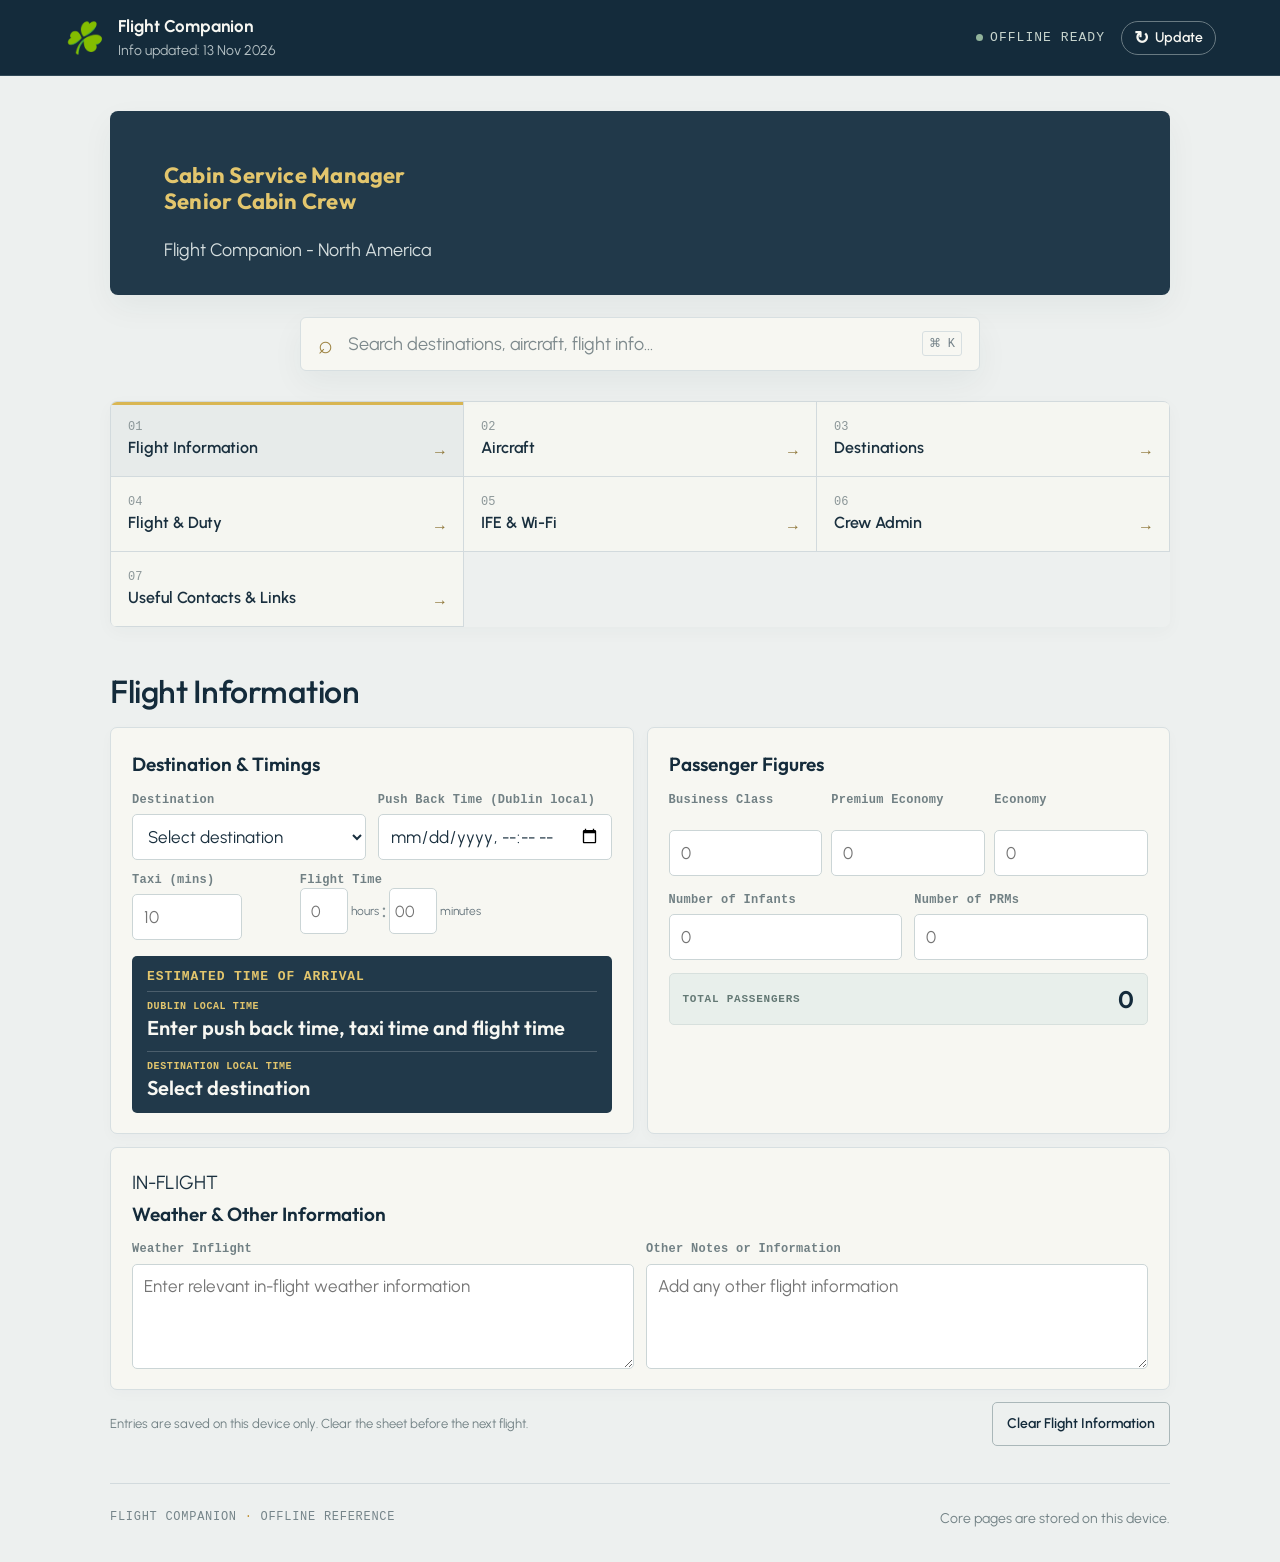
<file: index.html>
<!doctype html>
<html lang="en">
<head>
  <meta charset="utf-8">
  <meta name="viewport" content="width=device-width, initial-scale=1, viewport-fit=cover">
  <meta name="theme-color" content="#142b3b">
  <meta name="apple-mobile-web-app-capable" content="yes">
  <meta name="apple-mobile-web-app-title" content="Flight Companion">
  <meta name="description" content="Offline-first Cabin Service Manager reference for Aer Lingus long-haul operations.">
  <link rel="manifest" href="manifest.webmanifest">
  <link rel="icon" href="icon.svg" type="image/svg+xml">
  <link rel="stylesheet" href="styles.css?v=home-title1">
  <title>Flight Companion</title>
</head>
<body>
  <header class="topbar">
    <a class="brand" href="#home" aria-label="Flight Companion home"><img class="brand-logo" src="assets/aer-lingus-shamrock.png" alt="Aer Lingus Shamrock"><span><strong>Flight Companion</strong><small id="information-updated">Info updated: 8 Nov 2026</small></span></a>
    <div class="top-actions"><span class="offline-pill"><i></i><span id="connection-status">Offline ready</span></span><button class="update-button" id="update-button" type="button" aria-label="Check for updates" title="Check for updates"><span aria-hidden="true">↻</span><span class="update-label">Update</span></button><button class="icon-button" id="install-button" hidden>Install</button></div>
  </header>
  <main>
    <section class="welcome" id="home">
      <div class="welcome-copy"><p class="eyebrow">Cabin Service Manager<br>Senior Cabin Crew</p><p class="intro">Flight Companion - North America</p></div>
    </section>
    <section class="search-wrap" aria-label="Search reference">
      <label class="search-box"><span aria-hidden="true">⌕</span><input id="search" type="search" placeholder="Search destinations, aircraft, flight info…" autocomplete="off"><kbd>⌘ K</kbd></label>
      <div id="search-results" class="search-results" hidden></div>
    </section>
    <section class="quick-links" aria-label="Quick links">
      <button data-section="flightInfo"><span>01</span>Flight Information <b>→</b></button>
      <button data-section="aircraft"><span>02</span>Aircraft <b>→</b></button>
      <button data-section="destinations"><span>03</span>Destinations <b>→</b></button>
      <button data-section="flight"><span>04</span>Flight &amp; Duty <b>→</b></button>
      <button data-section="ife"><span>05</span>IFE &amp; Wi-Fi <b>→</b></button>
      <button data-section="crew"><span>06</span>Crew Admin <b>→</b></button>
      <button data-section="contacts"><span>07</span>Useful Contacts &amp; Links <b>→</b></button>
    </section>
    <p class="quick-links-hint">Scroll across for more</p>
    <section class="content-area" id="content-area" aria-live="polite"></section>
    <footer><span>FLIGHT COMPANION <i>·</i> OFFLINE REFERENCE</span><span id="cache-note">Core pages are stored on this device.</span></footer>
  </main>
  <script src="reference-data.js?v=destinations-sfo1"></script>
  <script src="app.js?v=useful-contacts2"></script>
</body>
</html>
</file>
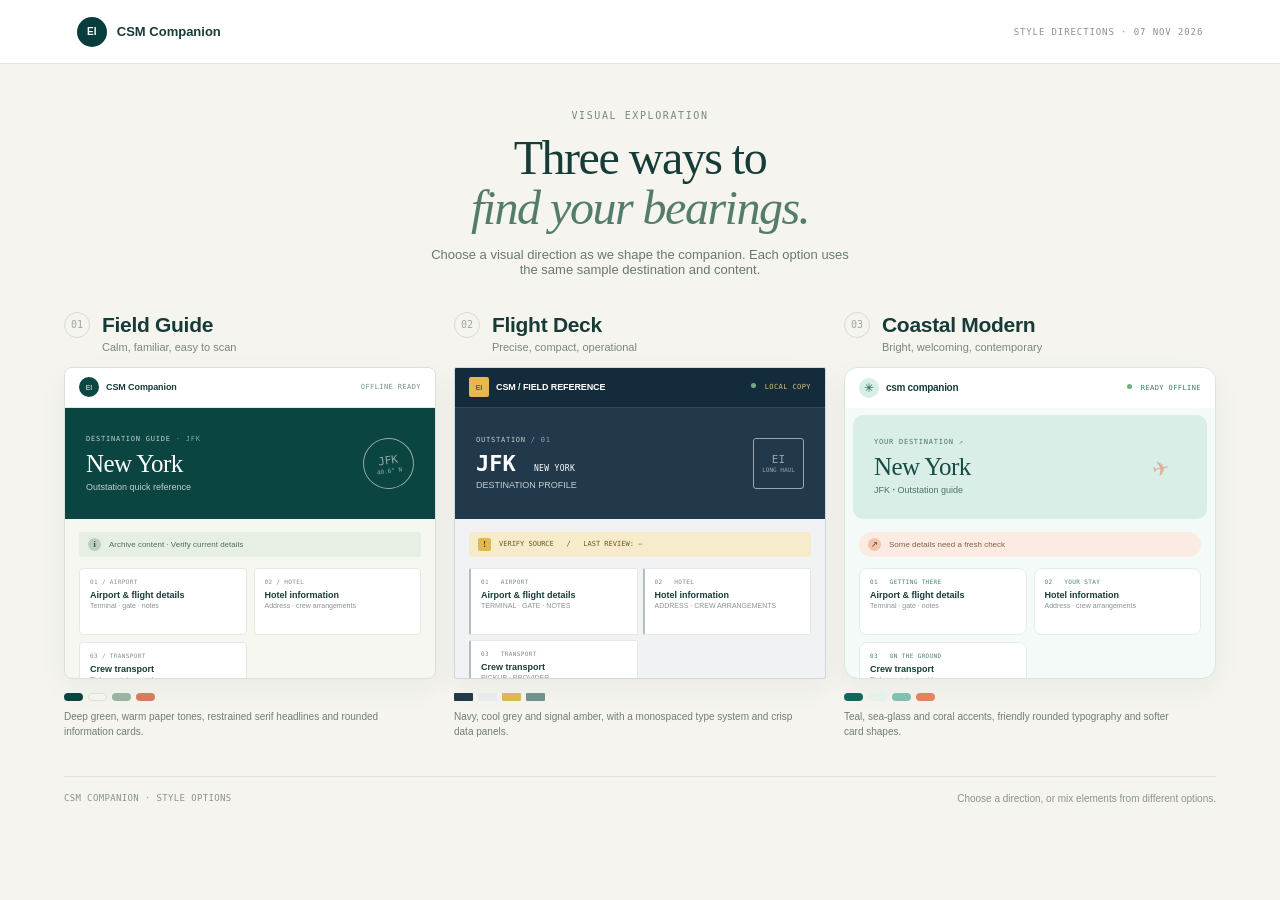
<file: style-options/index.html>
<!doctype html>
<html lang="en">
<head>
<meta charset="utf-8"><meta name="viewport" content="width=device-width,initial-scale=1"><title>CSM Companion — Style Options</title><link rel="stylesheet" href="styles.css">
</head>
<body>
<header><div><span class="eyemark">EI</span><strong>CSM Companion</strong></div><span class="board-label">STYLE DIRECTIONS <i>·</i> 07 NOV 2026</span></header>
<main>
  <div class="intro"><p class="eyebrow">VISUAL EXPLORATION</p><h1>Three ways to<br><em>find your bearings.</em></h1><p>Choose a visual direction as we shape the companion. Each option uses the same sample destination and content.</p></div>
  <section class="options">
    <article class="option option-atlas">
      <div class="option-heading"><span class="number">01</span><div><h2>Field Guide</h2><p>Calm, familiar, easy to scan</p></div></div>
      <div class="mockup">
        <nav><div class="mini-brand"><span>EI</span><b>CSM Companion</b></div><small>OFFLINE READY</small></nav>
        <div class="hero"><div><label>DESTINATION GUIDE <span>· JFK</span></label><h3>New York</h3><p>Outstation quick reference</p></div><div class="hero-stamp">JFK<br><small>40.6° N</small></div></div>
        <div class="mock-content"><div class="warning"><b>i</b><span>Archive content · Verify current details</span></div><div class="tiles"><div><small>01 / AIRPORT</small><b>Airport &amp; flight details</b><i>Terminal · gate · notes</i></div><div><small>02 / HOTEL</small><b>Hotel information</b><i>Address · crew arrangements</i></div><div><small>03 / TRANSPORT</small><b>Crew transport</b><i>Pickup point · provider</i></div></div></div>
      </div>
      <div class="swatches"><i></i><i></i><i></i><i></i></div><p class="option-note">Deep green, warm paper tones, restrained serif headlines and rounded information cards.</p>
    </article>
    <article class="option option-ops">
      <div class="option-heading"><span class="number">02</span><div><h2>Flight Deck</h2><p>Precise, compact, operational</p></div></div>
      <div class="mockup">
        <nav><div class="mini-brand"><span>EI</span><b>CSM / FIELD REFERENCE</b></div><small><i class="live-dot"></i> LOCAL COPY</small></nav>
        <div class="hero"><div><label>OUTSTATION <span>/ 01</span></label><h3>JFK <small>NEW YORK</small></h3><p>DESTINATION PROFILE</p></div><div class="hero-stamp">EI<br><small>LONG HAUL</small></div></div>
        <div class="mock-content"><div class="warning"><b>!</b><span>VERIFY SOURCE &nbsp; / &nbsp; LAST REVIEW: —</span></div><div class="tiles"><div><small>01 &nbsp; AIRPORT</small><b>Airport &amp; flight details</b><i>TERMINAL · GATE · NOTES</i></div><div><small>02 &nbsp; HOTEL</small><b>Hotel information</b><i>ADDRESS · CREW ARRANGEMENTS</i></div><div><small>03 &nbsp; TRANSPORT</small><b>Crew transport</b><i>PICKUP · PROVIDER</i></div></div></div>
      </div>
      <div class="swatches"><i></i><i></i><i></i><i></i></div><p class="option-note">Navy, cool grey and signal amber, with a monospaced type system and crisp data panels.</p>
    </article>
    <article class="option option-coast">
      <div class="option-heading"><span class="number">03</span><div><h2>Coastal Modern</h2><p>Bright, welcoming, contemporary</p></div></div>
      <div class="mockup">
        <nav><div class="mini-brand"><span>✳</span><b>csm companion</b></div><small><i class="live-dot"></i> READY OFFLINE</small></nav>
        <div class="hero"><div><label>YOUR DESTINATION <span>↗</span></label><h3>New York</h3><p>JFK <b>·</b> Outstation guide</p></div><div class="hero-stamp">✈</div></div>
        <div class="mock-content"><div class="warning"><b>↗</b><span>Some details need a fresh check</span></div><div class="tiles"><div><small>01 &nbsp; GETTING THERE</small><b>Airport &amp; flight details</b><i>Terminal · gate · notes</i></div><div><small>02 &nbsp; YOUR STAY</small><b>Hotel information</b><i>Address · crew arrangements</i></div><div><small>03 &nbsp; ON THE GROUND</small><b>Crew transport</b><i>Pickup point · provider</i></div></div></div>
      </div>
      <div class="swatches"><i></i><i></i><i></i><i></i></div><p class="option-note">Teal, sea-glass and coral accents, friendly rounded typography and softer card shapes.</p>
    </article>
  </section>
  <footer><span>CSM COMPANION <i>·</i> STYLE OPTIONS</span><span>Choose a direction, or mix elements from different options.</span></footer>
</main>
</body>
</html>
</file>
<file: styles.css>
@font-face{font-family:Outfit;src:url('./assets/fonts/outfit-latin.woff2') format('woff2');font-style:normal;font-weight:400 700;font-display:swap}
@font-face{font-family:Urbanist;src:url('./assets/fonts/urbanist-latin.woff2') format('woff2');font-style:normal;font-weight:400 700;font-display:swap}
:root{
  --ink:#192f3e;
  --navy:#21394a;
  --navy-deep:#142b3b;
  --muted:#66757d;
  --line:#d7dfe1;
  --canvas:#edf0ef;
  --paper:#f7f7f2;
  --white:#fff;
  --amber:#d9b653;
  --amber-soft:#f5edcf;
  --sage:#8ea39b;
  --shadow:0 12px 32px #1c33420d;
}
*{box-sizing:border-box}
html{scroll-behavior:smooth}
body{margin:0;background:var(--canvas);color:var(--ink);font:19px/1.55 Urbanist,-apple-system,BlinkMacSystemFont,"Segoe UI",sans-serif}
.topbar{height:76px;padding:0 max(5vw,24px);display:flex;align-items:center;justify-content:space-between;background:var(--navy-deep);border-bottom:1px solid #314957;color:#f7f7f2}
.brand{display:flex;gap:12px;align-items:center;color:inherit;text-decoration:none}
.brand-logo{width:42px;height:42px;object-fit:contain;flex:0 0 auto}
.brand strong{display:block;font-size:17px;letter-spacing:.1px}
.brand small{display:block;color:#b5c1c5;font-size:14px}
.top-actions{display:flex;align-items:center;gap:16px}
.offline-pill{font:13px ui-monospace,SFMono-Regular,monospace;text-transform:uppercase;letter-spacing:.08em;color:#c8d5ce}
.offline-pill i{display:inline-block;width:7px;height:7px;border-radius:50%;background:#91b39b;margin-right:7px}
.icon-button{border:1px solid #697a82;background:transparent;border-radius:20px;padding:8px 15px;color:#f7f7f2;font:600 15px -apple-system,BlinkMacSystemFont,"Segoe UI",sans-serif;cursor:pointer}
.icon-button:hover{background:#294354}
.update-button{display:flex;align-items:center;gap:6px;border:1px solid #697a82;background:transparent;border-radius:20px;padding:7px 12px;color:#f7f7f2;font:600 14px Urbanist,-apple-system,BlinkMacSystemFont,"Segoe UI",sans-serif;cursor:pointer}
.update-button:hover:not(:disabled){background:#294354}.update-button:disabled{opacity:.7;cursor:wait}.update-button>span:first-child{font-size:18px;line-height:1}
main{max-width:1120px;margin:auto;padding:0 30px}
.welcome{position:relative;display:flex;min-height:180px;margin-top:35px;background:var(--navy);overflow:hidden;border-radius:8px;color:#f8f8f3;padding:30px 54px;align-items:center;box-shadow:var(--shadow)}
.welcome-copy{position:relative;z-index:1;max-width:490px}
.eyebrow,.section-kicker{font:13px ui-monospace,SFMono-Regular,monospace;letter-spacing:.12em;color:#e3c66d}
.welcome-copy>.eyebrow{font:700 22px/1.18 Outfit,Urbanist,sans-serif;letter-spacing:.01em;color:#e3c66d;text-transform:none}
.intro{font-size:18px;color:#d5dedf;max-width:410px;margin:17px 0 0}
.welcome-art{position:absolute;right:5%;top:0;width:40%;height:100%;opacity:.95}
.sun{position:absolute;width:172px;height:172px;border:1px solid #d6c17445;border-radius:50%;top:48px;right:27px;background:radial-gradient(circle,#d8c57a12 0 55%,transparent 56%)}
.route-line{position:absolute;width:270px;height:145px;border:1px solid #bbc8c160;border-color:#bbc8c160 transparent transparent transparent;border-radius:50%;transform:rotate(-18deg);top:102px;right:-12px}
.plane{position:absolute;top:94px;right:159px;font-size:19px;color:#e5d59d;transform:rotate(-14deg)}
.art-label{position:absolute;right:4px;bottom:32px;font:12px ui-monospace,SFMono-Regular,monospace;letter-spacing:.1em;color:#c5d0ce}
.search-wrap{position:relative;margin:22px auto 30px;max-width:680px;z-index:3}
.search-box{height:54px;display:flex;align-items:center;gap:13px;background:var(--paper);padding:0 17px;border:1px solid var(--line);border-radius:6px;box-shadow:var(--shadow);color:#61717a}
.search-box>span{font-size:25px;line-height:0;color:#9d8240}
.search-box input{flex:1;border:0;outline:0;color:var(--ink);background:transparent;font:18px Urbanist,-apple-system,BlinkMacSystemFont,"Segoe UI",sans-serif}
.search-box input::placeholder{color:#7d898c}
.search-box kbd{font:12px ui-monospace,SFMono-Regular,monospace;border:1px solid var(--line);border-radius:3px;padding:4px 6px;color:#728087}
.search-results{position:absolute;top:59px;left:0;right:0;background:var(--paper);border:1px solid var(--line);box-shadow:var(--shadow);max-height:290px;overflow:auto;border-radius:6px}
.result{display:flex;width:100%;text-align:left;gap:12px;align-items:center;padding:12px 16px;background:var(--paper);border:0;border-bottom:1px solid #e6e9e6;cursor:pointer;color:var(--ink)}
.result:hover{background:#eef0eb}
.result .result-tag{font:12px ui-monospace,SFMono-Regular,monospace;letter-spacing:.08em;color:#8c753a;min-width:70px}
.result strong{font-size:17px}.result small{display:block;color:var(--muted);font-size:15px}
.quick-links{display:grid;grid-template-columns:repeat(3,minmax(0,1fr));border-top:1px solid #d2dadd;border-left:1px solid #d2dadd;margin-bottom:44px;border-radius:7px;overflow:hidden;box-shadow:0 5px 18px #1c334208}
.quick-links-hint{display:none}
.quick-links button{position:relative;text-align:left;height:75px;padding:15px 17px;background:#f5f6f1;border:0;border-right:1px solid #d2dadd;border-bottom:1px solid #d2dadd;font:600 16px Urbanist,-apple-system,BlinkMacSystemFont,"Segoe UI",sans-serif;color:var(--ink);cursor:pointer;transition:background .18s}
.quick-links button:hover,.quick-links button.active{background:#e7ebea}
.quick-links button.active{box-shadow:inset 0 3px 0 var(--amber)}
.quick-links button span{display:block;font:12px ui-monospace,SFMono-Regular,monospace;color:#8b9698;margin-bottom:4px}
.quick-links button b{position:absolute;right:15px;bottom:15px;color:#8e7537;font-weight:500}
.content-area{min-height:240px;scroll-margin-top:18px}
.section-head{display:flex;align-items:flex-end;justify-content:space-between;margin-bottom:18px}
.section-head h2{font:500 32px/1.1 Outfit,Urbanist,sans-serif;margin:3px 0 0;letter-spacing:-.5px;color:var(--navy-deep)}
.section-kicker{color:#8b753c}
.section-head p{margin:0;color:var(--muted);font-size:16px}
.card-grid{display:grid;grid-template-columns:repeat(3,1fr);gap:13px}
.card{background:var(--paper);border:1px solid var(--line);padding:20px 21px;border-radius:7px;box-shadow:0 4px 14px #1c334206}
.card .card-tag{font:12px ui-monospace,SFMono-Regular,monospace;color:#8b753c;letter-spacing:.1em;text-transform:uppercase}
.fdp-card{grid-column:1/-1}.fdp-card p{max-width:900px}.fdp-reference-link{display:flex;min-height:50px;flex-direction:column;justify-content:center;gap:2px;margin-top:14px;padding:9px 12px;border:1px solid #d9c77f;border-radius:5px;background:#f7f3e4;color:var(--navy-deep);text-decoration:none}.fdp-reference-link span{font:11px ui-monospace,SFMono-Regular,monospace;letter-spacing:.06em;color:#7b704e}.fdp-reference-link strong{font:600 15px Urbanist,-apple-system,BlinkMacSystemFont,"Segoe UI",sans-serif}.fdp-reference-link:hover{background:#f0e8c9}.fdp-source-note{display:block;margin-top:10px;color:#78868a;font:12px/1.45 ui-monospace,SFMono-Regular,monospace}.fdp-table-scroll{max-width:100%;overflow-x:auto;-webkit-overflow-scrolling:touch;margin:12px 0 5px;border-radius:4px}.fdp-table{width:100%;border-collapse:collapse;color:var(--ink);font:14px/1.35 Urbanist,-apple-system,BlinkMacSystemFont,"Segoe UI",sans-serif}.fdp-table th,.fdp-table td{border:1px solid #d2dcda;padding:7px 6px;text-align:center;vertical-align:middle}.fdp-table thead th{background:#176b68;color:#fff;font-weight:700}.fdp-table tbody th{background:#e6f0dc;text-align:left;font-weight:700}.fdp-basic-table{min-width:335px;table-layout:fixed}.fdp-basic-table th:first-child{width:25%;white-space:nowrap;text-align:center;padding-left:3px;padding-right:3px}.fdp-basic-table tbody th{white-space:nowrap;text-align:center}.fdp-acclim-table{min-width:0;table-layout:fixed}.fdp-acclim-table th:first-child{width:56%}.acclim-note{margin-top:12px!important;padding:11px 12px;border-left:3px solid var(--amber);background:#f7f3e4;color:#665624;font-size:14px!important;line-height:1.5!important}.fdp-table-hint{display:block;color:#78868a;font:12px Urbanist,-apple-system,BlinkMacSystemFont,"Segoe UI",sans-serif}.fdp-code-legend{display:grid;gap:6px;margin-top:12px;color:var(--muted);font-size:15px}.fdp-code-legend b{display:inline-block;min-width:22px;color:var(--navy-deep)}.protocol-steps{display:grid;grid-template-columns:repeat(2,minmax(0,1fr));gap:12px;margin-top:14px}.protocol-steps>section{min-width:0;border:1px solid #e1e6e3;border-radius:6px;padding:13px;background:#fff}.protocol-steps h4{margin:0 0 6px;color:var(--navy-deep);font:600 16px Outfit,Urbanist,sans-serif}.protocol-steps p{margin:0;color:var(--muted);font-size:15px;line-height:1.5}.protocol-credit-table{min-width:320px}.protocol-credit-table th:first-child{width:75%}.protocol-note{margin-top:8px!important;font-size:13px!important}.protocol-note-box{margin-top:12px;padding:11px 12px;border-left:3px solid var(--amber);background:#f7f3e4;color:#665624;font-size:14px;line-height:1.45}
.card h3{font:600 17px/1.2 Outfit,Urbanist,sans-serif;margin:9px 0 5px;letter-spacing:-.2px;color:var(--navy-deep)}
.card p{color:var(--muted);font-size:16px;line-height:1.6;margin:0}
.card .card-foot{border-top:1px solid #e5e8e2;padding-top:12px;margin-top:17px;font:12px ui-monospace,SFMono-Regular,monospace;letter-spacing:.04em;color:#7c898b}
.detail-layout{display:grid;grid-template-columns:1fr 1fr;gap:13px}
.info-block{background:var(--paper);border:1px solid var(--line);border-radius:7px;padding:20px}
.info-block h3{margin:0 0 10px;font-size:16px;color:var(--navy-deep)}
.info-block p,.info-block li{font-size:16px;color:var(--muted)}
.info-block ul{padding-left:18px;margin:8px 0}
.notice{background:var(--amber-soft);border:1px solid #eadcae;border-left:3px solid var(--amber);border-radius:4px;padding:12px 14px;color:#665624;font-size:15px;margin:0 0 14px}
.destination-list{display:grid;grid-template-columns:repeat(3,1fr);gap:10px}
.destination{display:flex;justify-content:space-between;align-items:center;background:var(--paper);border:1px solid var(--line);border-radius:6px;padding:16px 18px;color:var(--ink);text-align:left;cursor:pointer;transition:border .18s,background .18s}
.destination:hover{border-color:#baaa71;background:#fbfbf6}
.destination strong{font-size:18px}.destination span{font:12px ui-monospace,SFMono-Regular,monospace;color:#8d773d}
.destination-name{display:flex;flex-direction:column;gap:2px}.destination-name small{font:12px ui-monospace,SFMono-Regular,monospace;color:#78868a}
.empty{background:var(--paper);border:1px dashed #c3cdd0;border-radius:6px;padding:26px;color:var(--muted);font-size:16px}
.empty strong{color:var(--ink);display:block;margin-bottom:5px}
.profile-meta{display:grid;grid-template-columns:repeat(2,minmax(0,1fr));gap:10px;background:var(--navy);color:#f7f7f2;border-radius:7px;padding:14px 17px;margin:0 0 12px;box-shadow:var(--shadow)}
.profile-meta>div{display:flex;flex-direction:column;gap:4px;min-width:0}
.profile-meta span{font:11px ui-monospace,SFMono-Regular,monospace;letter-spacing:.08em;color:#e3c66d}
.profile-meta strong{font-size:14px;font-weight:600;overflow-wrap:anywhere}
.profile-grid{grid-template-columns:repeat(2,minmax(0,1fr))}
.amenity-grid{display:grid;grid-template-columns:repeat(2,minmax(0,1fr));gap:8px;margin-top:12px}
.amenity-item{display:flex;min-width:0;min-height:48px;align-items:center;justify-content:space-between;gap:8px;padding:7px 9px;border:1px solid #e1e6e3;border-radius:5px;background:#fff}
.amenity-item>strong{min-width:0;color:var(--navy-deep);font:600 14px/1.2 Outfit,Urbanist,sans-serif}
.amenity-status{display:grid;place-items:center;flex:0 0 26px;width:26px;height:26px;border-radius:50%;font:700 17px/1 Urbanist,sans-serif}
.amenity-status.is-yes{background:#e6f1e2;color:#397b35}
.amenity-status-group{display:flex;flex:0 0 auto;align-items:center;gap:5px}
.amenity-status.is-fee-mark{background:#fbf1d6;color:#936414;font-size:14px}
.amenity-status.is-no{background:#fbf1d6;color:#a36d14}
.amenity-status.is-food{background:#e6f1e2;color:#397b35}
.amenity-status.is-food svg{width:15px;height:15px;fill:none;stroke:currentColor;stroke-width:1.6;stroke-linecap:round;stroke-linejoin:round}
.amenity-status.is-request{background:#e9eef0;color:#526a75}
.amenity-status.is-request svg{width:16px;height:16px;fill:none;stroke:currentColor;stroke-width:1.7;stroke-linecap:round;stroke-linejoin:round}
.amenity-value{color:var(--muted);font-size:13px;line-height:1.2;text-align:right;overflow-wrap:anywhere}
.profile-fields{margin-top:8px}
.coordination-grid{display:grid;grid-template-columns:repeat(2,minmax(0,1fr));gap:9px;margin-top:10px}
.contact-card,.contact-extra{min-width:0;background:#fff;border:1px solid #e1e6e3;border-radius:6px;padding:12px}
.contact-role{display:block;font:11px ui-monospace,SFMono-Regular,monospace;letter-spacing:.07em;color:#8b753c}
.contact-card h3{font:600 17px/1.2 Outfit,Urbanist,sans-serif;color:var(--navy-deep);margin:6px 0 10px;overflow-wrap:anywhere}
.contact-actions{display:grid;gap:7px}
.contact-action{display:flex;min-height:44px;flex-direction:column;justify-content:center;gap:2px;padding:7px 9px;border:1px solid #dfe5e2;border-radius:5px;background:#f4f6f2;color:var(--ink);text-decoration:none;overflow-wrap:anywhere}
.contact-action span{font:11px ui-monospace,SFMono-Regular,monospace;letter-spacing:.04em;color:#7b8988}
.contact-action strong{font:600 14px/1.3 Urbanist,-apple-system,BlinkMacSystemFont,"Segoe UI",sans-serif;color:var(--navy-deep);overflow-wrap:anywhere}
.contact-action:hover{border-color:#c3ac65;background:#fbfbf6}
.contact-missing{font-size:14px;color:var(--muted)}
.contact-extra{display:flex;flex-direction:column;gap:8px;justify-content:center}
.contact-extra>strong{font-size:14px;color:var(--navy-deep)}
.profile-record{border-top:1px solid #e5e8e2;padding:10px 0}
.profile-record:first-child{border-top:0;padding-top:0}
.profile-record-heading{display:flex;align-items:center;justify-content:space-between;gap:8px}
.profile-record-heading strong{font-size:15px;color:var(--navy-deep)}
.profile-value{font-size:16px;line-height:1.5;color:var(--muted);overflow-wrap:anywhere;margin-top:4px}
.map-action{display:inline-flex;align-items:center;min-height:40px;margin-top:6px;padding:0 10px;border:1px solid #dfe5e2;border-radius:5px;background:#f4f6f2;color:#6e5a24;font:11px ui-monospace,SFMono-Regular,monospace;letter-spacing:.04em;text-decoration:none}
.map-action:hover{border-color:#c3ac65;background:#fbfbf6}
.record-source{font:12px/1.5 ui-monospace,SFMono-Regular,monospace;color:#7c898b;margin-top:5px;overflow-wrap:anywhere}
.review-badge{display:inline-flex;align-items:center;flex:0 0 auto;border-radius:3px;padding:3px 6px;font:11px ui-monospace,SFMono-Regular,monospace;letter-spacing:.02em}
.review-badge.needs-source{background:var(--amber-soft);color:#6b551a}
.review-badge.marked-verified{background:var(--green);color:#385d43}
.empty-profile{border-style:dashed;box-shadow:none}
.empty-profile p{color:var(--muted);font-size:16px;margin:12px 0 2px}
.back-button{border:0;background:transparent;color:#766431;font:14px ui-monospace,SFMono-Regular,monospace;cursor:pointer;padding:0;margin-bottom:10px}
.aircraft-grid{grid-template-columns:repeat(2,minmax(0,1fr))}.aircraft-card{scroll-margin-top:18px}.aircraft-card-head{display:flex;align-items:center;justify-content:space-between;gap:10px}.aircraft-card-head .card-tag{font-size:18px;font-weight:700}.aircraft-total{font:600 24px Outfit,Urbanist,sans-serif;color:var(--navy-deep);white-space:nowrap}.aircraft-total small{font:500 13px Urbanist,-apple-system,BlinkMacSystemFont,"Segoe UI",sans-serif;color:var(--muted)}
.seat-bar{height:32px;display:flex;overflow:hidden;border-radius:5px;margin:17px 0 9px;background:#e5e9e5}.seat-zone{width:var(--zone);min-width:0;display:flex;flex:0 0 var(--zone);align-items:center;justify-content:center;padding:0 2px;background:#21394a;color:#f7f7f2;border-right:1px solid #f7f7f2}.seat-zone:nth-child(2){background:#758c88}.seat-zone:nth-child(3){background:#c5d0cb;color:#203745;border:0}.seat-zone strong{font:600 12px ui-monospace,SFMono-Regular,monospace}.seat-legend{display:flex;gap:13px;flex-wrap:wrap;color:var(--muted);font:12px ui-monospace,SFMono-Regular,monospace}.seat-legend b{color:var(--navy-deep)}.seat-legend span:first-child{font-size:13px}
.aircraft-stats{display:grid;grid-template-columns:repeat(3,minmax(0,1fr));gap:8px;border-top:1px solid #e5e8e2;margin-top:15px;padding-top:13px}.aircraft-stats div,.registration-list{display:flex;flex-direction:column;gap:4px;min-width:0}.aircraft-stats span,.registration-list>span{font:700 13px ui-monospace,SFMono-Regular,monospace;letter-spacing:.04em;color:#7c898b}.aircraft-stats strong{font-size:16px;color:var(--navy-deep);overflow-wrap:anywhere}.registration-list{border-top:1px solid #e5e8e2;margin-top:12px;padding-top:11px}.registration-list p{font:10px/1.6 ui-monospace,SFMono-Regular,monospace;color:var(--muted);margin:0;overflow-wrap:anywhere}
footer{display:flex;justify-content:space-between;padding:26px 0 35px;margin-top:37px;border-top:1px solid #d2dadd;font:12px ui-monospace,SFMono-Regular,monospace;letter-spacing:.06em;color:#76858a}
footer i{font-style:normal;color:#c29339}#cache-note{letter-spacing:0;text-transform:none;font:14px Urbanist,-apple-system,BlinkMacSystemFont,"Segoe UI",sans-serif;color:#718084}
@media(max-width:760px){main{padding:0 17px}.topbar{height:66px;padding:0 17px}.welcome{min-height:170px;margin-top:18px;padding:26px 26px}.welcome-art{width:45%;right:-9%;opacity:.55}.welcome-copy{max-width:420px}.quick-links{grid-template-columns:repeat(3,minmax(0,1fr));margin-bottom:32px}.card-grid,.destination-list{grid-template-columns:repeat(2,1fr)}.section-head{display:block}.section-head p{margin-top:6px}footer{gap:12px;flex-wrap:wrap}}
@media(max-width:480px){.welcome{padding:24px 22px;min-height:155px}.intro{max-width:260px;font-size:17px}.welcome-art{right:-28%;width:65%;opacity:.36}.search-box{height:50px}.search-box kbd{display:none}.card-grid,.destination-list,.detail-layout{grid-template-columns:1fr}.quick-links button{height:68px;padding:12px}.quick-links button b{right:12px;bottom:14px}.offline-pill{font-size:11px}.icon-button{padding:7px 10px}}
@media(max-width:600px){
  html{scroll-padding-top:82px}
  body{overflow-x:hidden;-webkit-text-size-adjust:100%}
  .topbar{position:sticky;top:0;z-index:10;height:calc(60px + env(safe-area-inset-top));padding:env(safe-area-inset-top) 15px 0}
  .brand{gap:9px}.brand-logo{width:36px;height:36px}.brand strong{font-size:16px}.brand small{font-size:11px}
  .top-actions{gap:9px}.offline-pill{font-size:11px;white-space:nowrap}.icon-button{min-height:40px}
  .update-button{width:36px;height:36px;justify-content:center;padding:0}.update-label{position:absolute;width:1px;height:1px;padding:0;margin:-1px;overflow:hidden;clip:rect(0,0,0,0);white-space:nowrap;border:0}
  main{width:100%;padding:0 15px}
  .welcome{min-height:145px;margin-top:14px;padding:20px 21px;border-radius:7px}
  .welcome-copy{max-width:100%}
  .intro{max-width:285px;font-size:17px;line-height:1.5;margin-top:12px}
  .welcome-art{right:-6%;width:39%;opacity:.36}.sun{width:128px;height:128px;right:8px;top:42px}.route-line{width:195px;height:106px;top:85px;right:-27px}.plane{right:102px;top:83px;font-size:16px}.art-label{right:0;bottom:20px;font-size:10px}
  .search-wrap{margin:14px 0 17px;max-width:none}.search-box{height:52px;padding:0 14px;border-radius:6px}.search-box input{font-size:20px}
  .quick-links{display:flex;gap:7px;width:100%;overflow-x:auto;overscroll-behavior-x:contain;-webkit-overflow-scrolling:touch;scrollbar-width:none;scroll-snap-type:x proximity;margin:0 0 3px;padding:1px 0 5px;border:0;border-radius:0;box-shadow:none}
  .quick-links::-webkit-scrollbar{display:none}
  .quick-links-hint{display:block;margin:0 0 19px 2px;color:#78868a;font:italic 700 12px/1.3 Urbanist,-apple-system,BlinkMacSystemFont,"Segoe UI",sans-serif}
  .quick-links button{flex:0 0 auto;display:flex;align-items:center;gap:7px;height:46px;min-width:unset;padding:0 13px;border:1px solid #cbd4d8;border-radius:6px;background:#f5f6f1;scroll-snap-align:start;font-size:15px;white-space:nowrap}
  .quick-links button span{display:inline;margin:0;color:#8b753c;font-size:11px}.quick-links button b{position:static;margin-left:2px;font-size:16px}
  .quick-links button.active{border-color:#c3ac65;box-shadow:inset 0 -2px 0 var(--amber)}
  .content-area{min-height:190px;scroll-margin-top:78px}
  .section-head{margin-bottom:14px}.section-head h2{font-size:28px;line-height:1.12}.section-head p{font-size:16px;line-height:1.5}
  .notice{font-size:15px;line-height:1.5;padding:11px 12px;margin-bottom:12px}
  .destination-list{grid-template-columns:repeat(2,minmax(0,1fr));gap:8px}
  .destination{min-height:54px;padding:11px 12px;gap:5px}.destination strong{font-size:16px}.destination span{font-size:11px;white-space:nowrap}
  .card-grid,.detail-layout,.aircraft-grid{grid-template-columns:1fr;gap:9px}
  .profile-meta{grid-template-columns:repeat(2,minmax(0,1fr));gap:12px 10px;padding:13px 14px}
  .profile-grid{grid-template-columns:1fr}.coordination-grid{grid-template-columns:1fr}
  .protocol-steps{grid-template-columns:1fr}
  .card,.info-block{padding:17px 16px;border-radius:6px}.card h3{font-size:16px}.card p,.info-block p,.info-block li{font-size:17px;line-height:1.55}
  .card .card-foot{margin-top:13px;padding-top:10px;font-size:11px}
  .back-button{min-height:40px;padding:8px 0}
  footer{gap:8px;flex-direction:column;margin-top:28px;padding:20px 0 calc(24px + env(safe-area-inset-bottom))}
}
@media(max-width:360px){
  .topbar{padding-left:11px;padding-right:11px}.brand{gap:7px}.brand-logo{width:32px;height:32px}.brand strong{font-size:15px}.brand small{font-size:12px}.top-actions{gap:6px}.offline-pill{font-size:10px}
  main{padding-left:11px;padding-right:11px}.welcome{padding-left:17px;padding-right:17px}.destination{padding:10px 9px}.destination strong{font-size:15px}
}
@media(prefers-reduced-motion:reduce){*{scroll-behavior:auto!important;transition:none!important}}

.flight-form-grid{display:grid;grid-template-columns:repeat(2,minmax(0,1fr));gap:13px}.flight-panel{min-width:0;padding:20px 21px;background:var(--paper);border:1px solid var(--line);border-radius:7px;box-shadow:0 4px 14px #1c334206}.flight-panel-head h3{margin:5px 0 0;font:600 19px/1.2 Outfit,Urbanist,sans-serif;color:var(--navy-deep)}.flight-fields{display:grid;grid-template-columns:repeat(2,minmax(0,1fr));gap:12px;margin-top:16px}.flight-field{display:flex;min-width:0;flex-direction:column;gap:6px}.flight-field>span,.duration-field legend{padding:0;color:#718084;font:700 12px/1.35 ui-monospace,SFMono-Regular,monospace;letter-spacing:.025em}.flight-field input,.flight-field select,.flight-field textarea{width:100%;min-width:0;min-height:46px;padding:9px 11px;border:1px solid #cbd5d6;border-radius:5px;background:#fff;color:var(--ink);font:17px Urbanist,-apple-system,BlinkMacSystemFont,"Segoe UI",sans-serif}.flight-field textarea{min-height:92px;resize:vertical;line-height:1.45}.flight-field input:focus,.flight-field select:focus,.flight-field textarea:focus{outline:2px solid #8ea39b;outline-offset:1px}.duration-field{margin:0;padding:0;border:0}.duration-field>div{display:flex;align-items:center;gap:7px}.duration-field label{display:flex;align-items:center;gap:5px;min-width:0}.duration-field input{width:68px;text-align:center}.duration-field label small{color:var(--muted);font-size:13px}.duration-field>div>b{color:#829093;font-size:19px}.arrival-summary{display:flex;flex-direction:column;gap:4px;margin-top:16px;padding:13px 15px;border-radius:5px;background:var(--navy);color:#f7f7f2}.arrival-summary>span,.passenger-total>span{font:700 11px ui-monospace,SFMono-Regular,monospace;letter-spacing:.07em;color:#e3c66d}.arrival-summary strong{font:600 20px Outfit,Urbanist,sans-serif}.arrival-summary small{color:#d5dedf;font-size:13px}.arrival-time{display:flex;flex-direction:column;gap:2px}.arrival-time>small{color:#e3c66d;font:700 10px/1.3 ui-monospace,SFMono-Regular,monospace;letter-spacing:.06em}.arrival-time+.arrival-time{border-top:1px solid #ffffff30;margin-top:7px;padding-top:8px}.passenger-counts{display:grid;grid-template-columns:repeat(3,minmax(0,1fr));gap:9px;margin-top:16px}.passenger-counts .flight-field>span{min-height:32px}.passenger-total{display:flex;align-items:center;justify-content:space-between;margin-top:13px;padding:10px 13px;border:1px solid #d7e0dd;border-radius:5px;background:#e8efeb}.passenger-total>span{color:#647975}.passenger-total strong{font:600 24px Outfit,Urbanist,sans-serif;color:var(--navy-deep)}.passenger-extra{grid-template-columns:repeat(2,minmax(0,1fr))}.notes-panel{grid-column:1/-1}.notes-fields textarea{min-height:105px}.flight-form-footer{display:flex;align-items:center;justify-content:space-between;gap:12px;margin-top:12px}.flight-form-footer>small{color:#718084;font-size:13px}.clear-flight-button{min-height:44px;padding:9px 14px;border:1px solid #aab7b9;border-radius:5px;background:transparent;color:var(--navy-deep);font:600 14px Urbanist,-apple-system,BlinkMacSystemFont,"Segoe UI",sans-serif;cursor:pointer}.clear-flight-button:hover{background:#e7ebea}
@media(max-width:600px){.flight-form-grid,.flight-fields{grid-template-columns:1fr;gap:10px}.flight-fields.passenger-extra{grid-template-columns:repeat(2,minmax(0,1fr));gap:8px}.passenger-extra .flight-field>span{font-size:11px;white-space:nowrap;letter-spacing:-.02em}.passenger-extra .flight-field input{min-height:40px;padding:7px 9px}.notes-panel{grid-column:auto}.passenger-counts{gap:7px}.passenger-counts .flight-field>span{min-height:38px;font-size:11px}.flight-panel{padding:16px 15px}.flight-form-footer{align-items:flex-start;flex-direction:column}.clear-flight-button{width:100%}}
.arrival-summary>span{padding-bottom:7px;margin-bottom:4px;border-bottom:1px solid #ffffff30;font-size:13px}
.commission-card{grid-column:1/-1}.commission-card>p+p{margin-top:7px}.commission-calculator{display:grid;grid-template-columns:minmax(0,1fr) minmax(120px,.55fr) minmax(200px,1fr);align-items:end;gap:12px;margin-top:18px;padding-top:16px;border-top:1px solid #e1e5df}.commission-result{display:grid;gap:3px;min-height:64px;padding:9px 12px;border:1px solid #d7e0dd;border-radius:5px;background:#e8efeb}.commission-result span{color:#647975;font:700 11px/1.35 ui-monospace,SFMono-Regular,monospace;letter-spacing:.04em;text-transform:uppercase}.commission-result strong{color:var(--navy-deep);font:600 22px Outfit,Urbanist,sans-serif}.commission-result small{color:var(--muted);font-size:12px}
@media(max-width:600px){.commission-card{grid-column:auto}.commission-calculator{grid-template-columns:repeat(2,minmax(0,1fr));gap:9px}.commission-result{grid-column:1/-1}}
.bid-window-card{grid-column:1/-1}.bid-window-select{max-width:360px;margin-top:16px}.bid-window-select select{width:100%;min-height:46px;padding:9px 11px;border:1px solid #cbd5d6;border-radius:5px;background:#fff;color:var(--ink);font:16px Urbanist,-apple-system,BlinkMacSystemFont,"Segoe UI",sans-serif}.bid-window-details{margin-top:16px}.bid-window-details>p{color:var(--muted)}.bid-window-details h4{margin:0 0 10px;color:var(--navy-deep);font:600 18px Outfit,Urbanist,sans-serif}.bid-window-details dl{display:grid;grid-template-columns:repeat(3,minmax(0,1fr));gap:9px;margin:0}.bid-window-details dl>div{padding:12px;border:1px solid #d7e0dd;border-radius:5px;background:#f7f7f1}.bid-window-details dt{color:#718084;font:700 11px/1.4 ui-monospace,SFMono-Regular,monospace;letter-spacing:.025em}.bid-window-details dd{margin:5px 0 0;color:var(--navy-deep);font:600 16px Outfit,Urbanist,sans-serif}
@media(max-width:600px){.bid-window-card{grid-column:auto}.bid-window-details dl{grid-template-columns:repeat(2,minmax(0,1fr))}.bid-window-details dl>div:last-child{grid-column:1/-1}}
.credit-dates-card{grid-column:1/-1}.credit-period-select{max-width:360px;margin-top:16px}.credit-period-select select{width:100%;min-height:46px;padding:9px 11px;border:1px solid #cbd5d6;border-radius:5px;background:#fff;color:var(--ink);font:16px Urbanist,-apple-system,BlinkMacSystemFont,"Segoe UI",sans-serif}.credit-period-details{margin-top:16px}.credit-period-details>p{color:var(--muted)}.credit-period-details h4{margin:0 0 10px;color:var(--navy-deep);font:600 18px Outfit,Urbanist,sans-serif}.credit-period-details dl{display:grid;grid-template-columns:repeat(3,minmax(0,1fr));gap:9px;margin:0}.credit-period-details dl>div{padding:12px;border:1px solid #d7e0dd;border-radius:5px;background:#f7f7f1}.credit-period-details dt{color:#718084;font:700 11px/1.4 ui-monospace,SFMono-Regular,monospace;letter-spacing:.025em}.credit-period-details dd{margin:5px 0 0;color:var(--navy-deep);font:600 16px Outfit,Urbanist,sans-serif}
@media(max-width:600px){.credit-dates-card{grid-column:auto}.credit-period-details dl{grid-template-columns:repeat(2,minmax(0,1fr))}.credit-period-details dl>div:last-child{grid-column:1/-1}}
.credit-period-details dl>.credit-pay-date{grid-column:1/-1;padding:15px 16px;border-color:var(--navy);background:var(--navy);}.credit-period-details .credit-pay-date dt{color:#e3c66d;font-size:12px;letter-spacing:.07em;text-transform:uppercase}.credit-period-details .credit-pay-date dd{margin-top:6px;color:#f7f7f2;font:600 24px Outfit,Urbanist,sans-serif}
.overnight-allowance-card{grid-column:1/-1}.overnight-allowance-controls{display:grid;grid-template-columns:repeat(3,minmax(0,1fr));gap:12px;margin-top:16px}.overnight-allowance-controls select{width:100%;min-height:46px;padding:9px 11px;border:1px solid #cbd5d6;border-radius:5px;background:#fff;color:var(--ink);font:16px Urbanist,-apple-system,BlinkMacSystemFont,"Segoe UI",sans-serif}.overnight-allowance-controls select:disabled{background:#edf0ee;color:#7c898b}.allowance-role-field[hidden]{display:none}.overnight-allowance-result{display:flex;flex-direction:column;gap:5px;margin-top:16px;padding:15px 16px;border-radius:5px;background:var(--navy);color:#f7f7f2}.overnight-allowance-result span{color:#e3c66d;font:700 11px/1.4 ui-monospace,SFMono-Regular,monospace;letter-spacing:.05em;text-transform:uppercase}.overnight-allowance-result strong{font:600 24px Outfit,Urbanist,sans-serif}
@media(max-width:600px){.overnight-allowance-card{grid-column:auto}.overnight-allowance-controls{grid-template-columns:1fr;gap:9px}}
.taxi-minutes-field input{max-width:150px}
.flight-duration-pair{display:grid;grid-column:1/-1;grid-template-columns:repeat(2,minmax(0,1fr));gap:12px;align-items:start}.taxi-minutes-field input{max-width:110px}.flight-duration-pair .duration-field>div{gap:4px}.flight-duration-pair .duration-field input{width:52px;padding-right:4px;padding-left:4px}
.flight-duration-pair{grid-template-columns:minmax(0,1fr) minmax(0,2fr)}.flight-duration-pair .duration-field>div{gap:3px}.flight-duration-pair .duration-field label{gap:3px}.flight-duration-pair .duration-field label small{font-size:12px}.flight-duration-pair .duration-field input{width:48px;padding-right:2px;padding-left:2px;font-size:16px}
.acclim-checker{display:grid;grid-template-columns:repeat(2,minmax(0,1fr));gap:12px;margin-top:14px}.acclim-field{display:grid;gap:6px;color:var(--navy-deep);font:600 14px Urbanist,-apple-system,BlinkMacSystemFont,"Segoe UI",sans-serif}.acclim-field select{width:100%;min-height:48px;padding:10px;border:1px solid #c9d5d7;border-radius:5px;background:#fff;color:var(--ink);font:15px Urbanist,-apple-system,BlinkMacSystemFont,"Segoe UI",sans-serif}.acclim-actions{display:flex;gap:9px;grid-column:1/-1}.acclim-actions button{min-height:44px;padding:9px 14px;border-radius:5px;font:600 14px Urbanist,-apple-system,BlinkMacSystemFont,"Segoe UI",sans-serif;cursor:pointer}.acclim-calculate{border:1px solid #176b68;background:#176b68;color:#fff}.acclim-reset{border:1px solid #aab7b9;background:transparent;color:var(--navy-deep)}.acclim-result{display:flex;align-items:center;gap:12px;grid-column:1/-1;padding:13px;border:1px solid #cbd9d5;border-radius:5px;background:#e8f0e9;color:var(--navy-deep)}.acclim-result[hidden]{display:none}.acclim-result-code{display:grid;place-items:center;flex:0 0 42px;height:42px;border-radius:50%;background:#176b68;color:#fff;font:700 19px Outfit,Urbanist,sans-serif}.acclim-result strong{font:700 16px Outfit,Urbanist,sans-serif}.acclim-result p{margin:3px 0 0;font-size:14px}.acclim-note{margin-top:12px!important;padding:11px 12px;border-left:3px solid var(--amber);background:#f7f3e4;color:#665624;font-size:14px!important;line-height:1.5!important}
.acclim-result[data-state="B"],.acclim-result[data-state="D"]{border-color:#a9c9a0;background:#e8f2e4}.acclim-result[data-state="B"] .acclim-result-code,.acclim-result[data-state="D"] .acclim-result-code{background:#397b35}.acclim-result[data-state="X"]{border-color:#e2c06d;background:#fbf1d6}.acclim-result[data-state="X"] .acclim-result-code{background:#b87912}
.acclim-result-copy{min-width:0;flex:1}.acclim-cap-title{margin:10px 0 4px!important}.acclim-cap-list{display:grid;grid-template-columns:repeat(3,minmax(0,1fr));gap:6px;margin:0;padding:0;list-style:none}.acclim-cap-list li{display:flex;justify-content:space-between;gap:5px;padding:7px 8px;border:1px solid #e2c06d;border-radius:4px;background:#fff9e9;font-size:13px}.acclim-cap-list li span{font-weight:700;white-space:nowrap}@media(max-width:600px){.acclim-cap-list{grid-template-columns:1fr}.acclim-cap-list li{padding:7px 9px}}
.protocol-info-list{margin:5px 0 0;padding-left:19px;color:var(--muted);font-size:15px;line-height:1.5}.protocol-info-list li+li{margin-top:3px}
.fdp-basic-result-time{margin:2px 0 0!important;color:var(--navy-deep);font:700 26px/1.15 Outfit,Urbanist,sans-serif!important}
.destination-heading{display:flex;align-items:flex-end;justify-content:space-between;gap:18px;margin:8px 0 12px}.destination-heading h2{margin:3px 0 0;color:var(--navy-deep);font:500 32px/1.1 Outfit,Urbanist,sans-serif;letter-spacing:-.5px}.destination-meta{display:grid;grid-template-columns:repeat(2,max-content);gap:18px}.destination-meta>div{display:flex;flex-direction:column;gap:3px}.destination-meta span{color:#7c898b;font:11px ui-monospace,SFMono-Regular,monospace;letter-spacing:.08em}.destination-meta strong{color:var(--muted);font-size:15px;font-weight:600}
@media(max-width:760px){.destination-heading{display:block}.destination-meta{grid-template-columns:repeat(2,minmax(0,1fr));gap:10px;margin-top:10px}.destination-heading h2{font-size:28px}}
.useful-link-grid{display:grid;grid-template-columns:repeat(2,minmax(0,1fr));gap:14px}.useful-link-card{min-width:0;padding:20px 21px;border:1px solid var(--line);border-radius:7px;background:var(--paper);box-shadow:0 4px 14px #1c334206}.useful-link-card h3{margin:0 0 12px;color:var(--navy-deep);font:600 18px Outfit,Urbanist,sans-serif}.useful-link-list{display:grid;grid-template-columns:repeat(2,minmax(0,1fr));gap:8px}.useful-resource-link{display:flex;min-width:0;min-height:46px;align-items:center;justify-content:space-between;gap:10px;padding:9px 11px;border:1px solid var(--line);border-radius:5px;background:#fff;color:var(--navy-deep);font-size:14px;font-weight:600;line-height:1.3;text-decoration:none}.useful-resource-link:hover,.useful-resource-link:focus-visible{border-color:#bda44d;background:#f7f3e4}.useful-resource-link span{min-width:0}.useful-resource-link b{flex:0 0 auto;color:#8e7537;font-size:17px;font-weight:500}
@media(max-width:760px){.useful-link-grid{grid-template-columns:1fr}.useful-link-list{grid-template-columns:1fr}.useful-link-card{padding:17px}}
.useful-contact-panel{margin-top:14px;padding:20px 21px;border:1px solid var(--line);border-radius:7px;background:var(--paper);box-shadow:0 4px 14px #1c334206}.useful-contact-panel>h3{margin:0 0 13px;color:var(--navy-deep);font:600 18px Outfit,Urbanist,sans-serif}.useful-contact-grid{display:grid;grid-template-columns:repeat(3,minmax(0,1fr));gap:10px}.useful-person-card{min-width:0;padding:11px;border:1px solid #e1e6e3;border-radius:6px;background:#fff}.useful-person-card h4{margin:0 0 8px;color:var(--navy-deep);font:600 15px/1.3 Outfit,Urbanist,sans-serif}.contact-action-unverified{border-color:#e2c06d;background:#fbf1d6}
@media(max-width:760px){.useful-contact-panel{padding:17px}.useful-contact-grid{grid-template-columns:1fr}}
@media(max-width:600px){.acclim-checker{grid-template-columns:1fr;gap:10px}.acclim-actions{grid-column:auto}.acclim-actions button{flex:1}.acclim-result{grid-column:auto}}
</file>
<file: style-options/styles.css>
*{box-sizing:border-box}body{margin:0;background:#f5f4ef;color:#173c38;font-family:Inter,-apple-system,BlinkMacSystemFont,"Segoe UI",sans-serif;font-size:14px}header{height:64px;padding:0 6vw;background:#fff;border-bottom:1px solid #e4e6df;display:flex;align-items:center;justify-content:space-between}header>div{display:flex;align-items:center;gap:10px;font-size:13px}.eyemark{display:grid;place-items:center;background:#073d3c;color:#fff;width:30px;height:30px;border-radius:50%;font-size:10px;font-weight:700}.board-label{font:9px ui-monospace,SFMono-Regular,monospace;letter-spacing:.1em;color:#87928a}.board-label i,footer i{color:#d18061;font-style:normal}main{max-width:1340px;padding:46px 5vw 25px;margin:auto}.intro{max-width:540px;margin:0 auto 35px;text-align:center}.eyebrow{font:10px ui-monospace,SFMono-Regular,monospace;letter-spacing:.16em;color:#778981;margin:0 0 12px}.intro h1{font:500 clamp(36px,4vw,48px)/1.04 Georgia,serif;letter-spacing:-1.5px;margin:0}.intro h1 em{color:#547c6b}.intro>p:last-child{max-width:430px;margin:14px auto 0;color:#697872;font-size:13px}.options{display:grid;grid-template-columns:repeat(3,minmax(0,1fr));gap:18px}.option{min-width:0}.option-heading{display:flex;gap:12px;align-items:flex-start;margin-bottom:14px}.number{font:10px ui-monospace,SFMono-Regular,monospace;color:#a0a79f;border:1px solid #d7ddd6;border-radius:50%;width:26px;height:26px;display:grid;place-items:center;flex:none}.option h2{font:600 17px/1.2 inherit;margin:1px 0 4px;letter-spacing:-.3px}.option-heading p{margin:0;font-size:11px;color:#7a8580}.mockup{height:312px;border:1px solid #dbe1d9;border-radius:8px;overflow:hidden;background:#fbfcf9;box-shadow:0 10px 28px #233a2c0d}.mockup nav{height:40px;padding:0 14px;display:flex;align-items:center;justify-content:space-between;border-bottom:1px solid #e4e8e1;background:#fff}.mini-brand{display:flex;align-items:center;gap:7px;font-size:9px;letter-spacing:-.1px}.mini-brand>span{display:grid;place-items:center;width:20px;height:20px;border-radius:50%;background:#0a4642;color:white;font-size:7px}.mini-brand b{font-size:9px}.mockup nav>small{font:7px ui-monospace,SFMono-Regular,monospace;letter-spacing:.06em;color:#719185}.live-dot{display:inline-block;width:5px;height:5px;border-radius:100%;background:#73ad83;margin:0 4px 1px 0}.hero{height:111px;padding:19px 21px;position:relative;display:flex;align-items:center;justify-content:space-between;overflow:hidden}.hero label{display:block;font:7px ui-monospace,SFMono-Regular,monospace;letter-spacing:.11em;opacity:.75}.hero label span{opacity:.7}.hero h3{font-size:24px;line-height:1.1;margin:7px 0 4px;letter-spacing:-.6px}.hero h3 small{font-size:9px;letter-spacing:.04em;margin-left:5px}.hero p{font-size:9px;margin:0;opacity:.75}.hero-stamp{width:51px;height:51px;border:1px solid currentColor;border-radius:50%;display:grid;align-content:center;justify-content:center;text-align:center;font:11px ui-monospace,SFMono-Regular,monospace;opacity:.55;transform:rotate(-8deg)}.hero-stamp small{font-size:6px}.mock-content{padding:13px 14px}.warning{height:25px;display:flex;align-items:center;gap:8px;padding:0 9px;border-radius:3px;font-size:8px;margin-bottom:11px}.warning b{width:13px;height:13px;border-radius:50%;display:grid;place-items:center;font:700 8px Georgia,serif}.tiles{display:grid;grid-template-columns:repeat(2,1fr);gap:7px}.tiles>div{min-height:67px;padding:9px 10px;border-radius:4px;display:flex;flex-direction:column;background:#fff;border:1px solid #e6e9e3}.tiles small{font:6px ui-monospace,SFMono-Regular,monospace;letter-spacing:.06em;color:#849088}.tiles b{font-size:9px;margin:5px 0 2px}.tiles i{font-size:7px;color:#89948d;font-style:normal}.swatches{display:flex;gap:5px;margin:14px 0 8px}.swatches i{width:19px;height:8px;border-radius:4px;background:#173c38}.option-note{font-size:10px;line-height:1.55;color:#717d76;margin:0;max-width:340px}.option-atlas .mockup{background:#f6f7f1}.option-atlas .hero{background:#0b4542;color:#fff}.option-atlas .hero h3{font:500 25px Georgia,serif}.option-atlas .warning{background:#e7efe5;color:#506f5b}.option-atlas .warning b{background:#bdcfb9;color:#234b3c}.option-atlas .swatches i:nth-child(1){background:#0b4542}.option-atlas .swatches i:nth-child(2){background:#f5f4ec;border:1px solid #dedfd6}.option-atlas .swatches i:nth-child(3){background:#9ab49f}.option-atlas .swatches i:nth-child(4){background:#d77d5f}.option-ops .mockup{background:#f0f2f3;border-color:#d1d8dc;border-radius:2px}.option-ops .mockup nav{background:#142b3b;border-color:#334754;color:#fff}.option-ops .mini-brand>span{border-radius:2px;background:#e6b852;color:#192c38}.option-ops .mockup nav>small{color:#d9c27c}.option-ops .hero{background:#21394a;color:#fff}.option-ops .hero h3{font:600 22px ui-monospace,SFMono-Regular,monospace;letter-spacing:0}.option-ops .hero h3 small{font:500 8px ui-monospace,SFMono-Regular,monospace;display:inline-block}.option-ops .hero-stamp{border-radius:3px;transform:none}.option-ops .warning{background:#f6eccb;color:#6f561c;border-radius:2px;font:7px ui-monospace,SFMono-Regular,monospace}.option-ops .warning b{background:#deb953;color:#34260b;border-radius:2px}.option-ops .tiles{gap:5px}.option-ops .tiles>div{border-radius:2px;border-left:2px solid #b3bdc1;min-height:67px}.option-ops .tiles small{color:#788891}.option-ops .swatches i{border-radius:1px}.option-ops .swatches i:nth-child(1){background:#21394a}.option-ops .swatches i:nth-child(2){background:#e8ebec}.option-ops .swatches i:nth-child(3){background:#deb953}.option-ops .swatches i:nth-child(4){background:#73918b}.option-coast .mockup{background:#f4faf8;border-color:#d7e7e1;border-radius:14px}.option-coast .mockup nav{border:0;background:#fff}.option-coast .mini-brand>span{background:#d9eee4;color:#116459;font-size:12px}.option-coast .mini-brand b{font-size:10px;letter-spacing:-.3px}.option-coast .mockup nav>small{color:#347c6e}.option-coast .hero{margin:7px 8px 0;border-radius:10px;height:104px;background:#d9eee7;color:#174b46}.option-coast .hero h3{font:500 25px Georgia,serif}.option-coast .hero-stamp{border:0;font-size:27px;color:#e17d5e;transform:rotate(-12deg)}.option-coast .warning{background:#fcebe2;color:#815e4a;border-radius:15px}.option-coast .warning b{background:#f1c4ae;color:#8f583e}.option-coast .tiles>div{border-radius:8px;border-color:#e3eee9}.option-coast .tiles small{color:#448279}.option-coast .swatches i{border-radius:5px}.option-coast .swatches i:nth-child(1){background:#17665e}.option-coast .swatches i:nth-child(2){background:#e4f1ec}.option-coast .swatches i:nth-child(3){background:#82beb1}.option-coast .swatches i:nth-child(4){background:#e38362}footer{display:flex;justify-content:space-between;gap:12px;border-top:1px solid #dfe4dc;padding:16px 0;margin-top:36px;color:#89948d;font:9px ui-monospace,SFMono-Regular,monospace;letter-spacing:.04em}footer span:last-child{font:10px Inter,-apple-system,sans-serif;letter-spacing:0}@media(max-width:950px){main{padding:35px 22px}.options{grid-template-columns:1fr;max-width:540px;margin:auto}.option-heading{margin-top:8px}.mockup{height:320px}.option-note{max-width:100%}.intro{margin-bottom:25px}}@media(max-width:500px){header{padding:0 16px}.board-label{font-size:7px}main{padding:30px 15px}.intro h1{font-size:38px}.mockup{height:310px}footer{flex-direction:column}}
</file>
